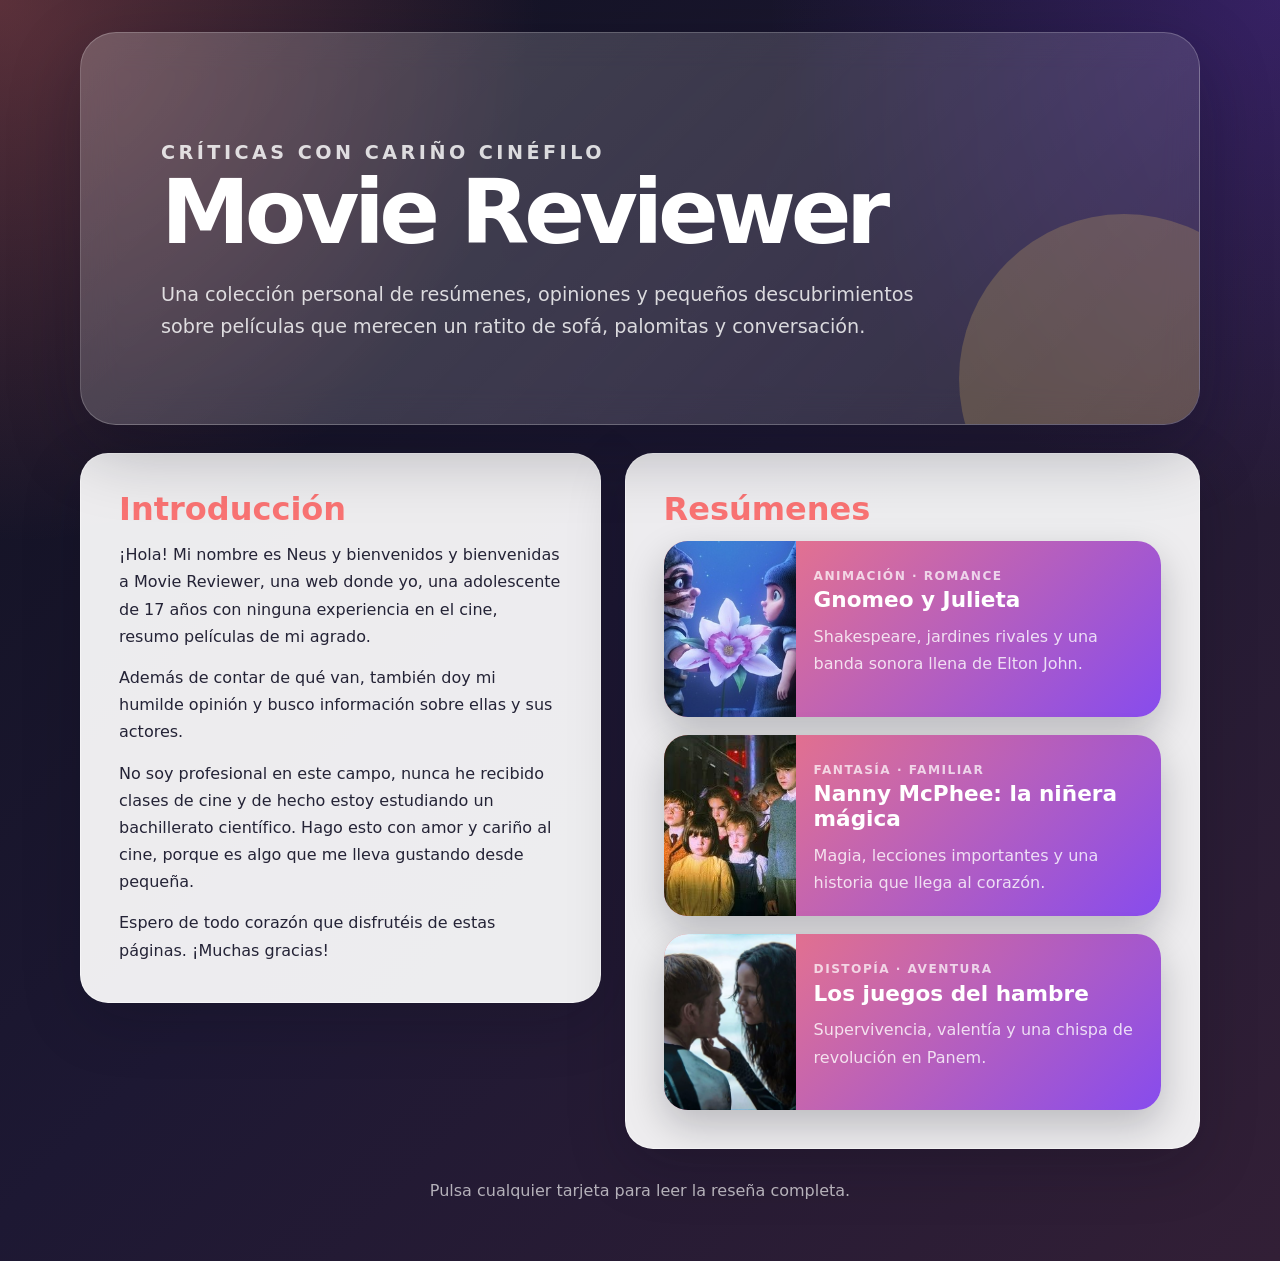
<file: index.html>
<!doctype html>
<html lang="es">
<head>
  <meta charset="utf-8">
  <meta name="viewport" content="width=device-width, initial-scale=1">
  <title>Movie Reviewer</title>
  <link rel="stylesheet" href="styles.css">
</head>
<body>
  <main class="page-shell">
    <header class="hero">
      <p class="kicker">Críticas con cariño cinéfilo</p>
      <h1>Movie Reviewer</h1>
      <p>Una colección personal de resúmenes, opiniones y pequeños descubrimientos sobre películas que merecen un ratito de sofá, palomitas y conversación.</p>
    </header>

    <div class="content-grid">
      <section class="panel" aria-labelledby="intro-title">
        <h2 class="section-title" id="intro-title">Introducción</h2>
        <p>¡Hola! Mi nombre es Neus y bienvenidos y bienvenidas a Movie Reviewer, una web donde yo, una adolescente de 17 años con ninguna experiencia en el cine, resumo películas de mi agrado.</p>
        <p>Además de contar de qué van, también doy mi humilde opinión y busco información sobre ellas y sus actores.</p>
        <p>No soy profesional en este campo, nunca he recibido clases de cine y de hecho estoy estudiando un bachillerato científico. Hago esto con amor y cariño al cine, porque es algo que me lleva gustando desde pequeña.</p>
        <p>Espero de todo corazón que disfrutéis de estas páginas. ¡Muchas gracias!</p>
      </section>

      <section class="panel" aria-labelledby="reviews-title">
        <h2 class="section-title" id="reviews-title">Resúmenes</h2>
        <div class="movie-grid" aria-label="Lista de películas reseñadas">
          <a class="movie-card" href="gnomeoyjulieta.html">
            <img src="resum/gyj.jpg" alt="Cartel de Gnomeo y Julieta">
            <span class="movie-card__body">
              <span class="movie-card__eyebrow">Animación · Romance</span>
              <h3>Gnomeo y Julieta</h3>
              <p>Shakespeare, jardines rivales y una banda sonora llena de Elton John.</p>
            </span>
          </a>

          <a class="movie-card" href="laniñeramágica.html">
            <img src="resum/nn.jpg" alt="Cartel de Nanny McPhee: la niñera mágica">
            <span class="movie-card__body">
              <span class="movie-card__eyebrow">Fantasía · Familiar</span>
              <h3>Nanny McPhee: la niñera mágica</h3>
              <p>Magia, lecciones importantes y una historia que llega al corazón.</p>
            </span>
          </a>

          <a class="movie-card" href="losjuegosdelhambre.html">
            <img src="resum/jh.jpg" alt="Cartel de Los juegos del hambre">
            <span class="movie-card__body">
              <span class="movie-card__eyebrow">Distopía · Aventura</span>
              <h3>Los juegos del hambre</h3>
              <p>Supervivencia, valentía y una chispa de revolución en Panem.</p>
            </span>
          </a>
        </div>
      </section>
    </div>

    <p class="footer-note">Pulsa cualquier tarjeta para leer la reseña completa.</p>
  </main>
</body>
</html>
</file>
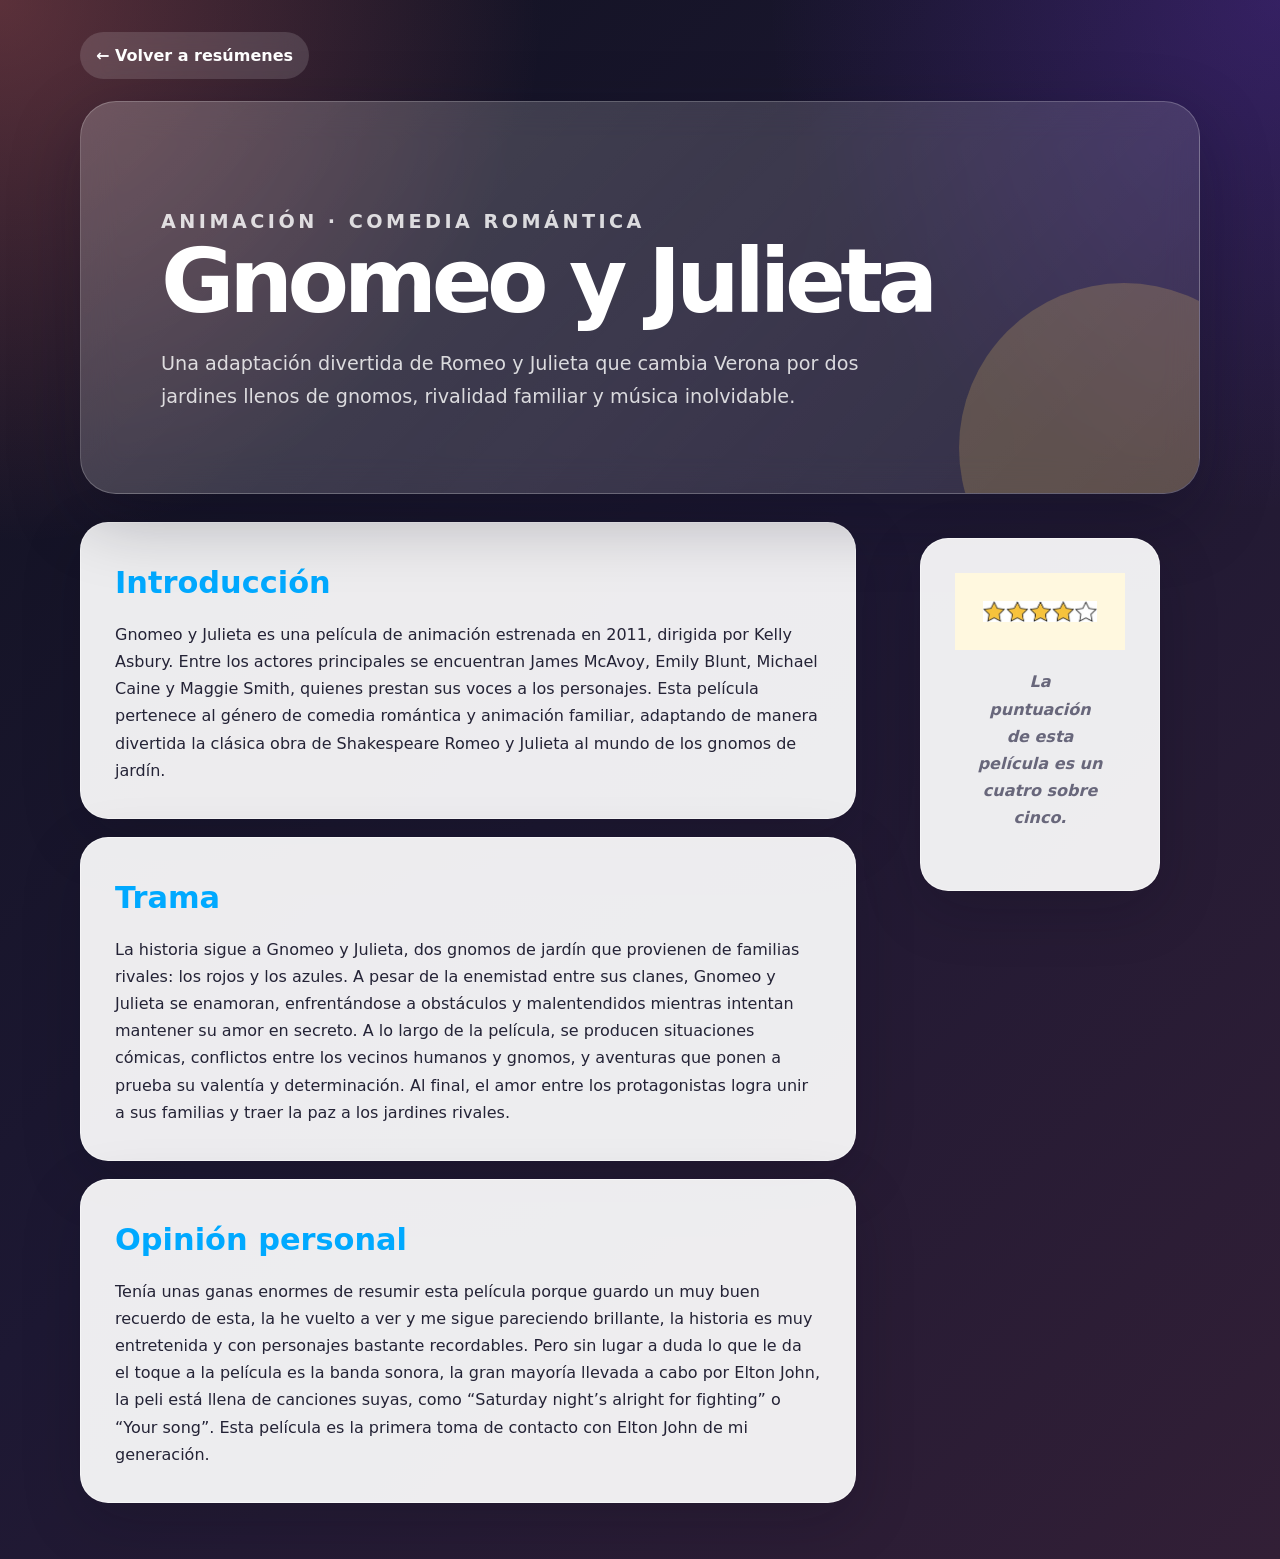
<file: gnomeoyjulieta.html>
<!doctype html>
<html lang="es">
<head>
  <meta charset="utf-8">
  <meta name="viewport" content="width=device-width, initial-scale=1">
  <title>Gnomeo y Julieta · Movie Reviewer</title>
  <link rel="stylesheet" href="styles.css">
</head>
<body style="--movie-color: #00a9ff; --brand: #00a9ff; --brand-2: #2454ff;">
  <main class="page-shell">
    <a class="back-link" href="index.html">← Volver a resúmenes</a>

    <header class="hero">
      <p class="kicker">Animación · Comedia romántica</p>
      <h1 class="page-title">Gnomeo y Julieta</h1>
      <p class="lead">Una adaptación divertida de Romeo y Julieta que cambia Verona por dos jardines llenos de gnomos, rivalidad familiar y música inolvidable.</p>
    </header>

    <div class="review-layout">
      <div class="review-stack">
        <section class="review-card" aria-labelledby="intro-title">
          <h2 id="intro-title">Introducción</h2>
          <p>Gnomeo y Julieta es una película de animación estrenada en 2011, dirigida por Kelly Asbury. Entre los actores principales se encuentran James McAvoy, Emily Blunt, Michael Caine y Maggie Smith, quienes prestan sus voces a los personajes. Esta película pertenece al género de comedia romántica y animación familiar, adaptando de manera divertida la clásica obra de Shakespeare Romeo y Julieta al mundo de los gnomos de jardín.</p>
        </section>

        <section class="review-card" aria-labelledby="plot-title">
          <h2 id="plot-title">Trama</h2>
          <p>La historia sigue a Gnomeo y Julieta, dos gnomos de jardín que provienen de familias rivales: los rojos y los azules. A pesar de la enemistad entre sus clanes, Gnomeo y Julieta se enamoran, enfrentándose a obstáculos y malentendidos mientras intentan mantener su amor en secreto. A lo largo de la película, se producen situaciones cómicas, conflictos entre los vecinos humanos y gnomos, y aventuras que ponen a prueba su valentía y determinación. Al final, el amor entre los protagonistas logra unir a sus familias y traer la paz a los jardines rivales.</p>
        </section>

        <section class="review-card" aria-labelledby="opinion-title">
          <h2 id="opinion-title">Opinión personal</h2>
          <p>Tenía unas ganas enormes de resumir esta película porque guardo un muy buen recuerdo de esta, la he vuelto a ver y me sigue pareciendo brillante, la historia es muy entretenida y con personajes bastante recordables. Pero sin lugar a duda lo que le da el toque a la película es la banda sonora, la gran mayoría llevada a cabo por Elton John, la peli está llena de canciones suyas, como “Saturday night’s alright for fighting” o “Your song”. Esta película es la primera toma de contacto con Elton John de mi generación.</p>
        </section>
      </div>

      <figure class="review-card rating-card">
        <img src="resum/estrellas4.jpg" alt="Puntuación de cuatro estrellas sobre cinco">
        <figcaption><em>La puntuación de esta película es un cuatro sobre cinco.</em></figcaption>
      </figure>
    </div>
  </main>
</body>
</html>
</file>
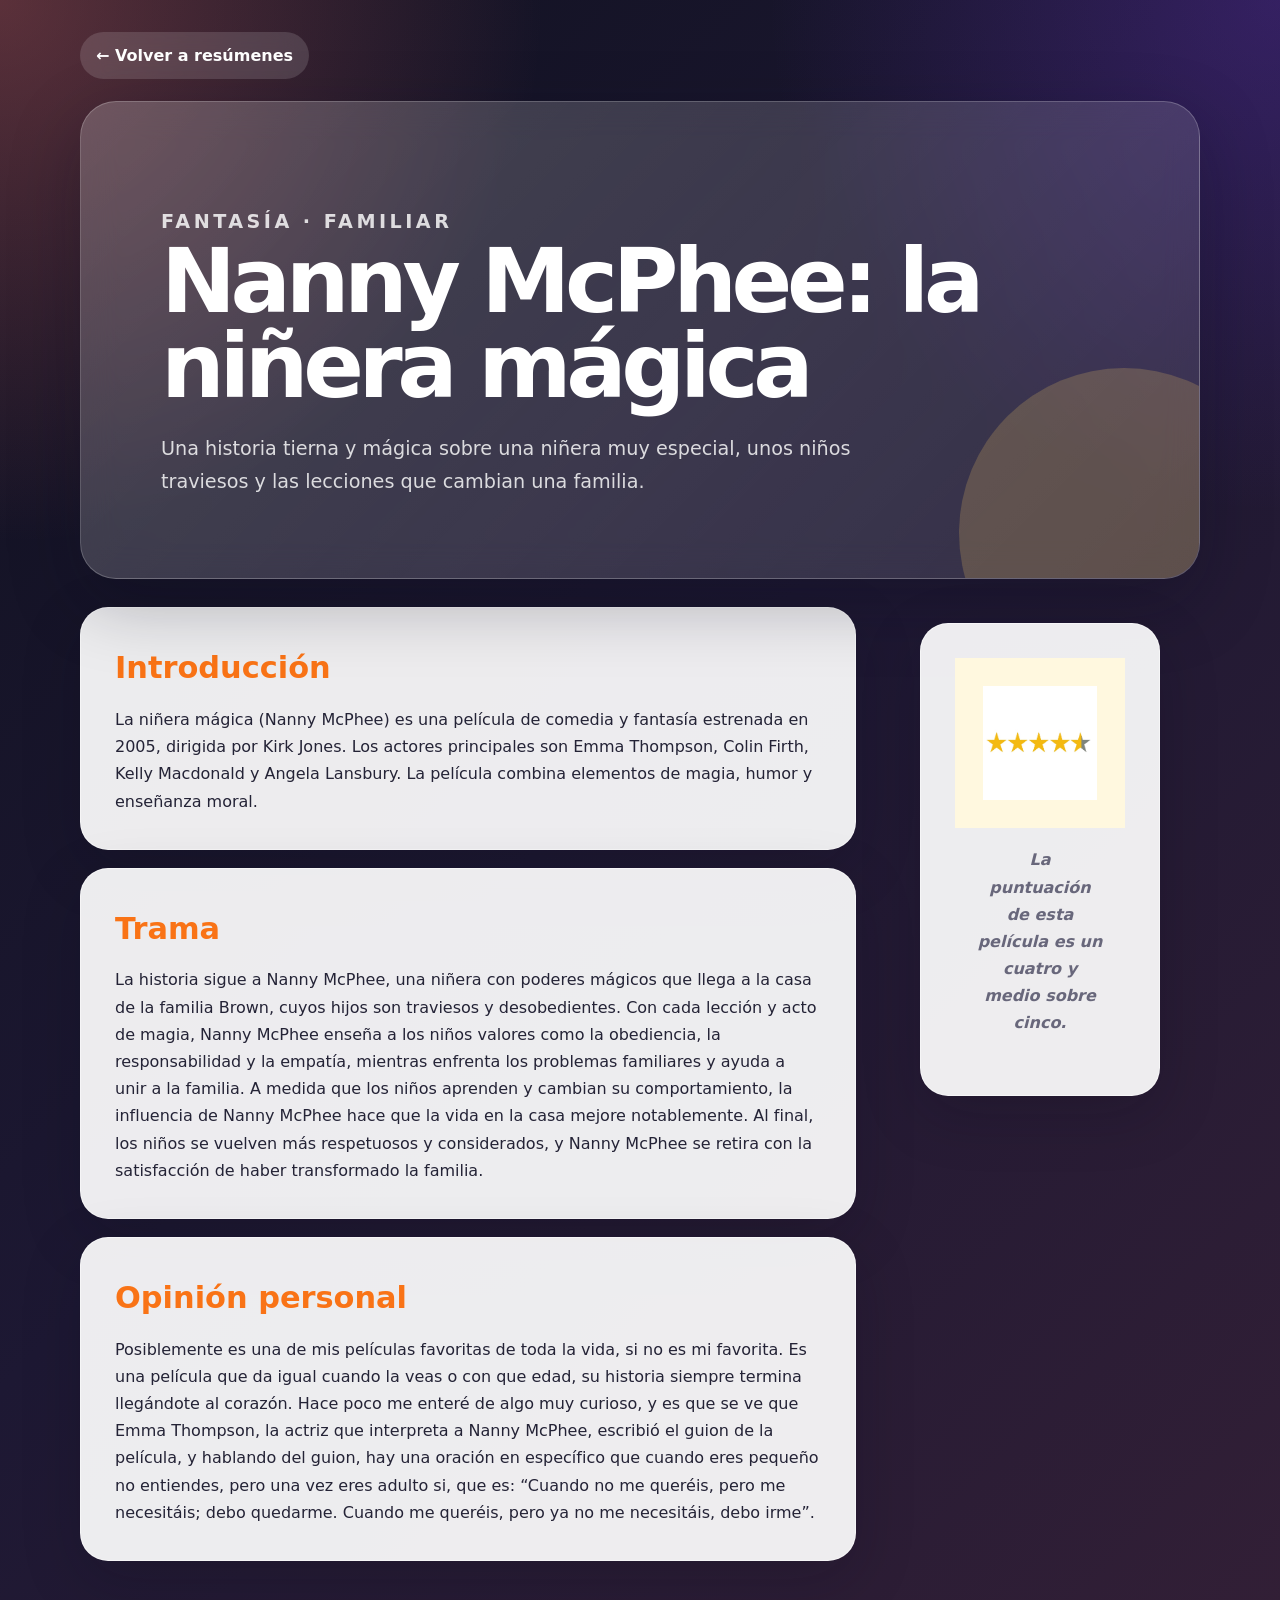
<file: laniñeramágica.html>
<!doctype html>
<html lang="es">
<head>
  <meta charset="utf-8">
  <meta name="viewport" content="width=device-width, initial-scale=1">
  <title>Nanny McPhee: la niñera mágica · Movie Reviewer</title>
  <link rel="stylesheet" href="styles.css">
</head>
<body style="--movie-color: #f97316; --brand: #f97316; --brand-2: #f59e0b;">
  <main class="page-shell">
    <a class="back-link" href="index.html">← Volver a resúmenes</a>

    <header class="hero">
      <p class="kicker">Fantasía · Familiar</p>
      <h1 class="page-title">Nanny McPhee: la niñera mágica</h1>
      <p class="lead">Una historia tierna y mágica sobre una niñera muy especial, unos niños traviesos y las lecciones que cambian una familia.</p>
    </header>

    <div class="review-layout">
      <div class="review-stack">
        <section class="review-card" aria-labelledby="intro-title">
          <h2 id="intro-title">Introducción</h2>
          <p>La niñera mágica (Nanny McPhee) es una película de comedia y fantasía estrenada en 2005, dirigida por Kirk Jones. Los actores principales son Emma Thompson, Colin Firth, Kelly Macdonald y Angela Lansbury. La película combina elementos de magia, humor y enseñanza moral.</p>
        </section>

        <section class="review-card" aria-labelledby="plot-title">
          <h2 id="plot-title">Trama</h2>
          <p>La historia sigue a Nanny McPhee, una niñera con poderes mágicos que llega a la casa de la familia Brown, cuyos hijos son traviesos y desobedientes. Con cada lección y acto de magia, Nanny McPhee enseña a los niños valores como la obediencia, la responsabilidad y la empatía, mientras enfrenta los problemas familiares y ayuda a unir a la familia. A medida que los niños aprenden y cambian su comportamiento, la influencia de Nanny McPhee hace que la vida en la casa mejore notablemente. Al final, los niños se vuelven más respetuosos y considerados, y Nanny McPhee se retira con la satisfacción de haber transformado la familia.</p>
        </section>

        <section class="review-card" aria-labelledby="opinion-title">
          <h2 id="opinion-title">Opinión personal</h2>
          <p>Posiblemente es una de mis películas favoritas de toda la vida, si no es mi favorita. Es una película que da igual cuando la veas o con que edad, su historia siempre termina llegándote al corazón. Hace poco me enteré de algo muy curioso, y es que se ve que Emma Thompson, la actriz que interpreta a Nanny McPhee, escribió el guion de la película, y hablando del guion, hay una oración en específico que cuando eres pequeño no entiendes, pero una vez eres adulto si, que es: “Cuando no me queréis, pero me necesitáis; debo quedarme. Cuando me queréis, pero ya no me necesitáis, debo irme”.</p>
        </section>
      </div>

      <figure class="review-card rating-card">
        <img src="resum/estrellas412.jpg" alt="Puntuación de cuatro estrellas y media sobre cinco">
        <figcaption><em>La puntuación de esta película es un cuatro y medio sobre cinco.</em></figcaption>
      </figure>
    </div>
  </main>
</body>
</html>
</file>
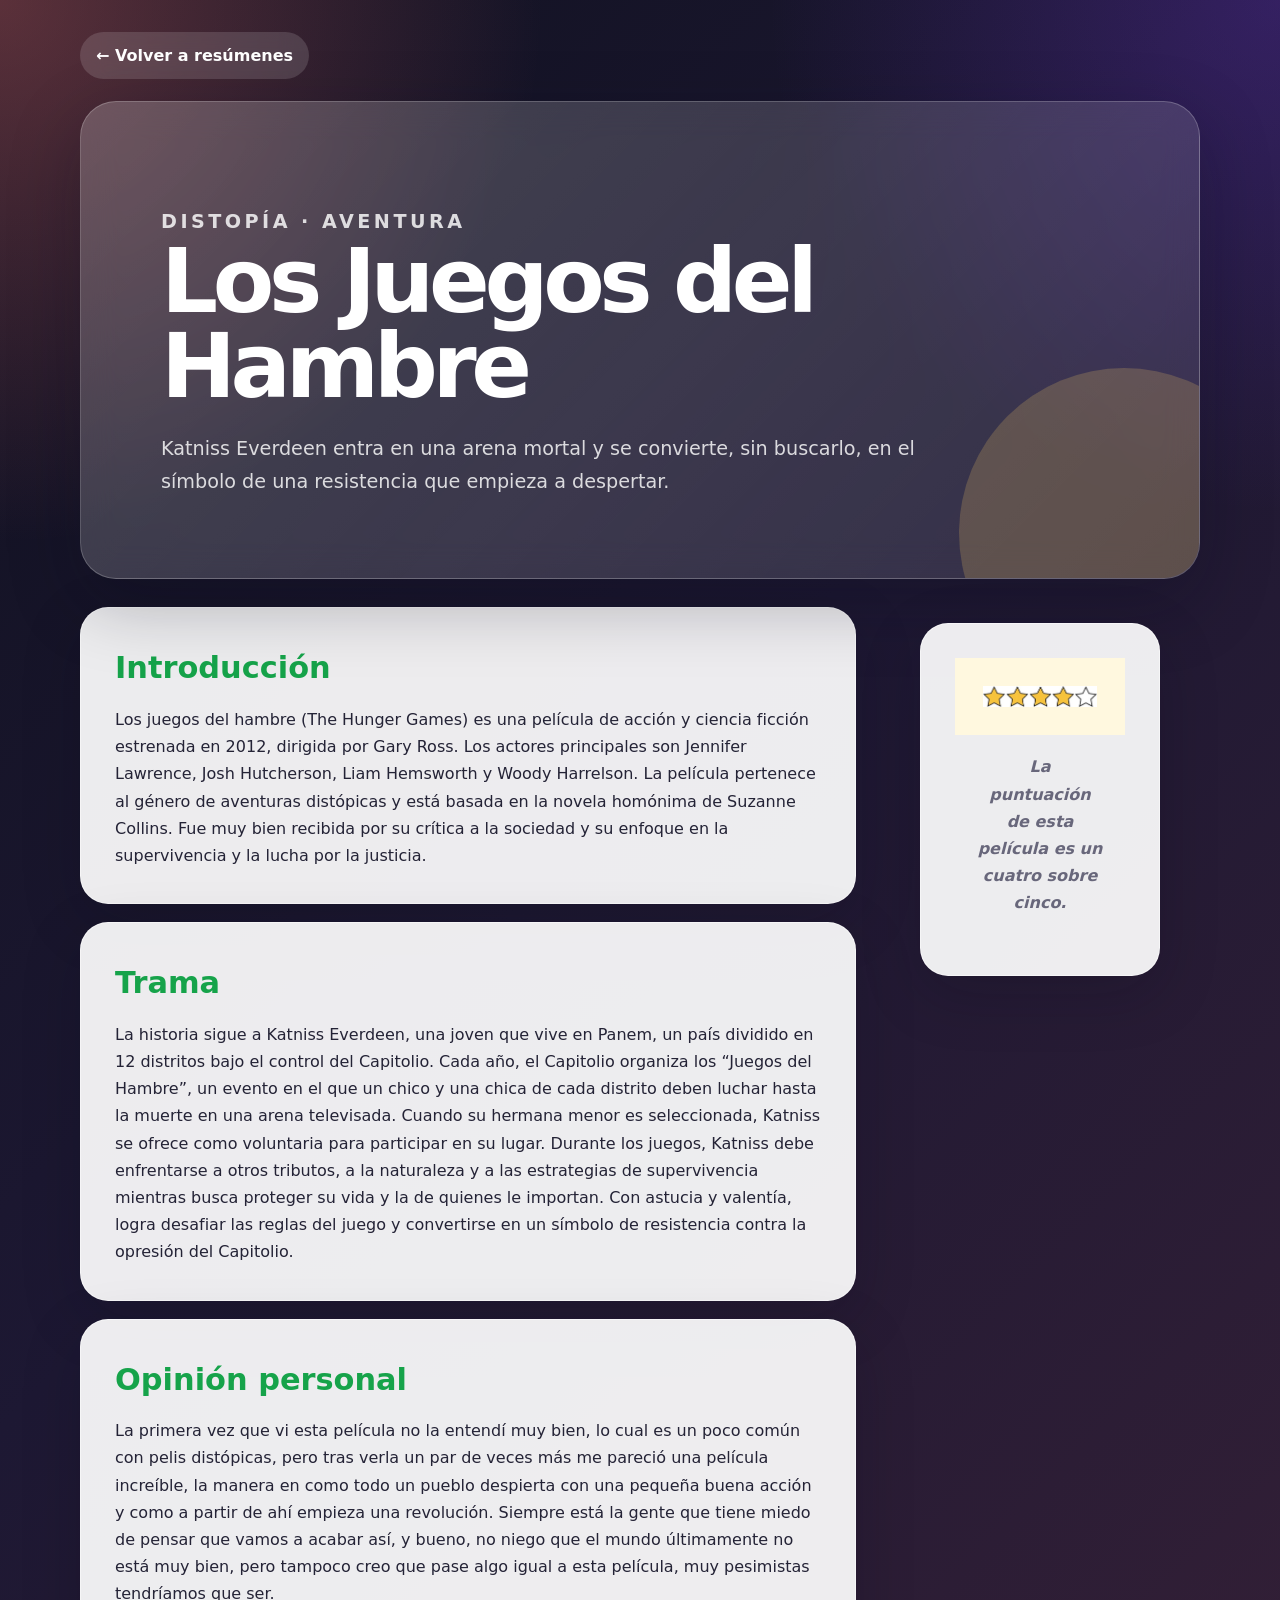
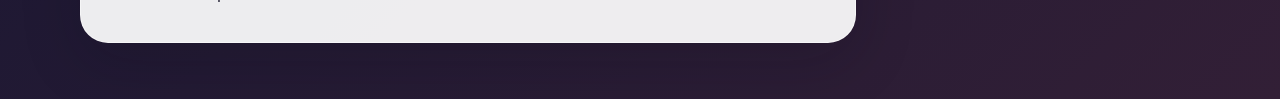
<file: losjuegosdelhambre.html>
<!doctype html>
<html lang="es">
<head>
  <meta charset="utf-8">
  <meta name="viewport" content="width=device-width, initial-scale=1">
  <title>Los Juegos del Hambre · Movie Reviewer</title>
  <link rel="stylesheet" href="styles.css">
</head>
<body style="--movie-color: #16a34a; --brand: #16a34a; --brand-2: #14532d;">
  <main class="page-shell">
    <a class="back-link" href="index.html">← Volver a resúmenes</a>

    <header class="hero">
      <p class="kicker">Distopía · Aventura</p>
      <h1 class="page-title">Los Juegos del Hambre</h1>
      <p class="lead">Katniss Everdeen entra en una arena mortal y se convierte, sin buscarlo, en el símbolo de una resistencia que empieza a despertar.</p>
    </header>

    <div class="review-layout">
      <div class="review-stack">
        <section class="review-card" aria-labelledby="intro-title">
          <h2 id="intro-title">Introducción</h2>
          <p>Los juegos del hambre (The Hunger Games) es una película de acción y ciencia ficción estrenada en 2012, dirigida por Gary Ross. Los actores principales son Jennifer Lawrence, Josh Hutcherson, Liam Hemsworth y Woody Harrelson. La película pertenece al género de aventuras distópicas y está basada en la novela homónima de Suzanne Collins. Fue muy bien recibida por su crítica a la sociedad y su enfoque en la supervivencia y la lucha por la justicia.</p>
        </section>

        <section class="review-card" aria-labelledby="plot-title">
          <h2 id="plot-title">Trama</h2>
          <p>La historia sigue a Katniss Everdeen, una joven que vive en Panem, un país dividido en 12 distritos bajo el control del Capitolio. Cada año, el Capitolio organiza los “Juegos del Hambre”, un evento en el que un chico y una chica de cada distrito deben luchar hasta la muerte en una arena televisada. Cuando su hermana menor es seleccionada, Katniss se ofrece como voluntaria para participar en su lugar. Durante los juegos, Katniss debe enfrentarse a otros tributos, a la naturaleza y a las estrategias de supervivencia mientras busca proteger su vida y la de quienes le importan. Con astucia y valentía, logra desafiar las reglas del juego y convertirse en un símbolo de resistencia contra la opresión del Capitolio.</p>
        </section>

        <section class="review-card" aria-labelledby="opinion-title">
          <h2 id="opinion-title">Opinión personal</h2>
          <p>La primera vez que vi esta película no la entendí muy bien, lo cual es un poco común con pelis distópicas, pero tras verla un par de veces más me pareció una película increíble, la manera en como todo un pueblo despierta con una pequeña buena acción y como a partir de ahí empieza una revolución. Siempre está la gente que tiene miedo de pensar que vamos a acabar así, y bueno, no niego que el mundo últimamente no está muy bien, pero tampoco creo que pase algo igual a esta película, muy pesimistas tendríamos que ser.</p>
        </section>
      </div>

      <figure class="review-card rating-card">
        <img src="resum/estrellas4.jpg" alt="Puntuación de cuatro estrellas sobre cinco">
        <figcaption><em>La puntuación de esta película es un cuatro sobre cinco.</em></figcaption>
      </figure>
    </div>
  </main>
</body>
</html>
</file>
<file: styles.css>
:root {
  --bg: #0f1020;
  --bg-soft: #17182e;
  --card: rgba(255, 255, 255, 0.92);
  --ink: #242336;
  --muted: #68677b;
  --brand: #f97373;
  --brand-2: #7c3aed;
  --accent: #ffd166;
  --ring: rgba(249, 115, 115, 0.28);
  --shadow: 0 24px 70px rgba(10, 10, 24, 0.28);
  font-family: Inter, ui-sans-serif, system-ui, -apple-system, BlinkMacSystemFont, "Segoe UI", sans-serif;
}

* {
  box-sizing: border-box;
}

html {
  scroll-behavior: smooth;
}

body {
  margin: 0;
  min-height: 100vh;
  color: var(--ink);
  background:
    radial-gradient(circle at top left, rgba(249, 115, 115, 0.32), transparent 34rem),
    radial-gradient(circle at top right, rgba(124, 58, 237, 0.26), transparent 32rem),
    linear-gradient(135deg, #10111f 0%, #1d1833 48%, #321f36 100%);
  line-height: 1.7;
}

img {
  display: block;
  max-width: 100%;
}

a {
  color: inherit;
}

.page-shell {
  width: min(1120px, calc(100% - 32px));
  margin: 0 auto;
  padding: 32px 0 56px;
}

.hero {
  position: relative;
  overflow: hidden;
  padding: clamp(40px, 7vw, 80px);
  border: 1px solid rgba(255, 255, 255, 0.22);
  border-radius: 36px;
  color: #fff;
  background:
    linear-gradient(135deg, rgba(255, 255, 255, 0.16), rgba(255, 255, 255, 0.04)),
    rgba(255, 255, 255, 0.06);
  box-shadow: var(--shadow);
  backdrop-filter: blur(18px);
}

.hero::after {
  content: "";
  position: absolute;
  right: -90px;
  bottom: -120px;
  width: 330px;
  height: 330px;
  border-radius: 999px;
  background: rgba(255, 209, 102, 0.2);
}

.kicker {
  margin: 0 0 12px;
  color: var(--accent);
  font-size: 0.82rem;
  font-weight: 800;
  letter-spacing: 0.18em;
  text-transform: uppercase;
}

.hero h1,
.page-title {
  position: relative;
  z-index: 1;
  margin: 0;
  font-size: clamp(2.6rem, 8vw, 5.6rem);
  line-height: 0.95;
  letter-spacing: -0.06em;
}

.hero p,
.lead {
  position: relative;
  z-index: 1;
  max-width: 760px;
  margin: 24px 0 0;
  color: rgba(255, 255, 255, 0.82);
  font-size: clamp(1rem, 2vw, 1.2rem);
}

.content-grid {
  display: grid;
  grid-template-columns: minmax(0, 0.95fr) minmax(300px, 1.05fr);
  gap: 24px;
  margin-top: 28px;
  align-items: start;
}

.panel,
.review-card {
  border: 1px solid rgba(255, 255, 255, 0.5);
  border-radius: 28px;
  background: var(--card);
  box-shadow: 0 18px 60px rgba(10, 10, 24, 0.18);
}

.panel {
  padding: clamp(24px, 4vw, 38px);
}

.section-title {
  margin: 0 0 14px;
  color: var(--brand);
  font-size: clamp(1.5rem, 3vw, 2rem);
  line-height: 1.1;
}

.panel p {
  margin: 0 0 14px;
}

.panel p:last-child {
  margin-bottom: 0;
}

.movie-grid {
  display: grid;
  gap: 18px;
}

.movie-card {
  display: grid;
  grid-template-columns: 132px 1fr;
  gap: 18px;
  min-height: 176px;
  overflow: hidden;
  border-radius: 24px;
  color: #fff;
  text-decoration: none;
  background: linear-gradient(135deg, rgba(249, 115, 115, 0.94), rgba(124, 58, 237, 0.9));
  box-shadow: 0 16px 38px rgba(10, 10, 24, 0.22);
  transition: transform 180ms ease, box-shadow 180ms ease;
}

.movie-card:hover,
.movie-card:focus-visible {
  transform: translateY(-5px);
  box-shadow: 0 24px 50px rgba(10, 10, 24, 0.3);
}

.movie-card:focus-visible,
.back-link:focus-visible {
  outline: 4px solid var(--ring);
  outline-offset: 4px;
}

.movie-card img {
  width: 100%;
  height: 100%;
  object-fit: cover;
}

.movie-card__body {
  padding: 20px 20px 20px 0;
}

.movie-card__eyebrow {
  margin: 0 0 8px;
  color: rgba(255, 255, 255, 0.72);
  font-size: 0.76rem;
  font-weight: 800;
  letter-spacing: 0.12em;
  text-transform: uppercase;
}

.movie-card h3 {
  margin: 0;
  font-size: 1.35rem;
  line-height: 1.15;
}

.movie-card p {
  margin: 10px 0 0;
  color: rgba(255, 255, 255, 0.8);
}

.back-link {
  display: inline-flex;
  align-items: center;
  gap: 8px;
  margin-bottom: 22px;
  padding: 10px 16px;
  border-radius: 999px;
  color: #fff;
  font-weight: 700;
  text-decoration: none;
  background: rgba(255, 255, 255, 0.14);
  backdrop-filter: blur(12px);
}

.review-layout {
  display: grid;
  grid-template-columns: minmax(0, 1fr) 320px;
  gap: 24px;
  margin-top: 28px;
  align-items: start;
}

.review-stack {
  display: grid;
  gap: 18px;
}

.review-card {
  padding: clamp(22px, 4vw, 34px);
}

.review-card h2 {
  margin: 0 0 12px;
  color: var(--movie-color, var(--brand));
  font-size: clamp(1.35rem, 3vw, 1.9rem);
}

.review-card p {
  margin: 0;
}

.rating-card {
  position: sticky;
  top: 24px;
  overflow: hidden;
  text-align: center;
}

.rating-card img {
  width: 100%;
  max-height: 330px;
  object-fit: contain;
  padding: 28px;
  background: #fff8df;
}

.rating-card figcaption {
  padding: 18px 22px 24px;
  color: var(--muted);
  font-weight: 700;
}

.footer-note {
  margin: 28px 0 0;
  color: rgba(255, 255, 255, 0.66);
  text-align: center;
}

@media (max-width: 820px) {
  .content-grid,
  .review-layout {
    grid-template-columns: 1fr;
  }

  .rating-card {
    position: static;
  }
}

@media (max-width: 560px) {
  .page-shell {
    width: min(100% - 20px, 1120px);
    padding-top: 18px;
  }

  .hero,
  .panel,
  .review-card {
    border-radius: 24px;
  }

  .movie-card {
    grid-template-columns: 1fr;
  }

  .movie-card img {
    height: 220px;
  }

  .movie-card__body {
    padding: 0 20px 22px;
  }
}
</file>
